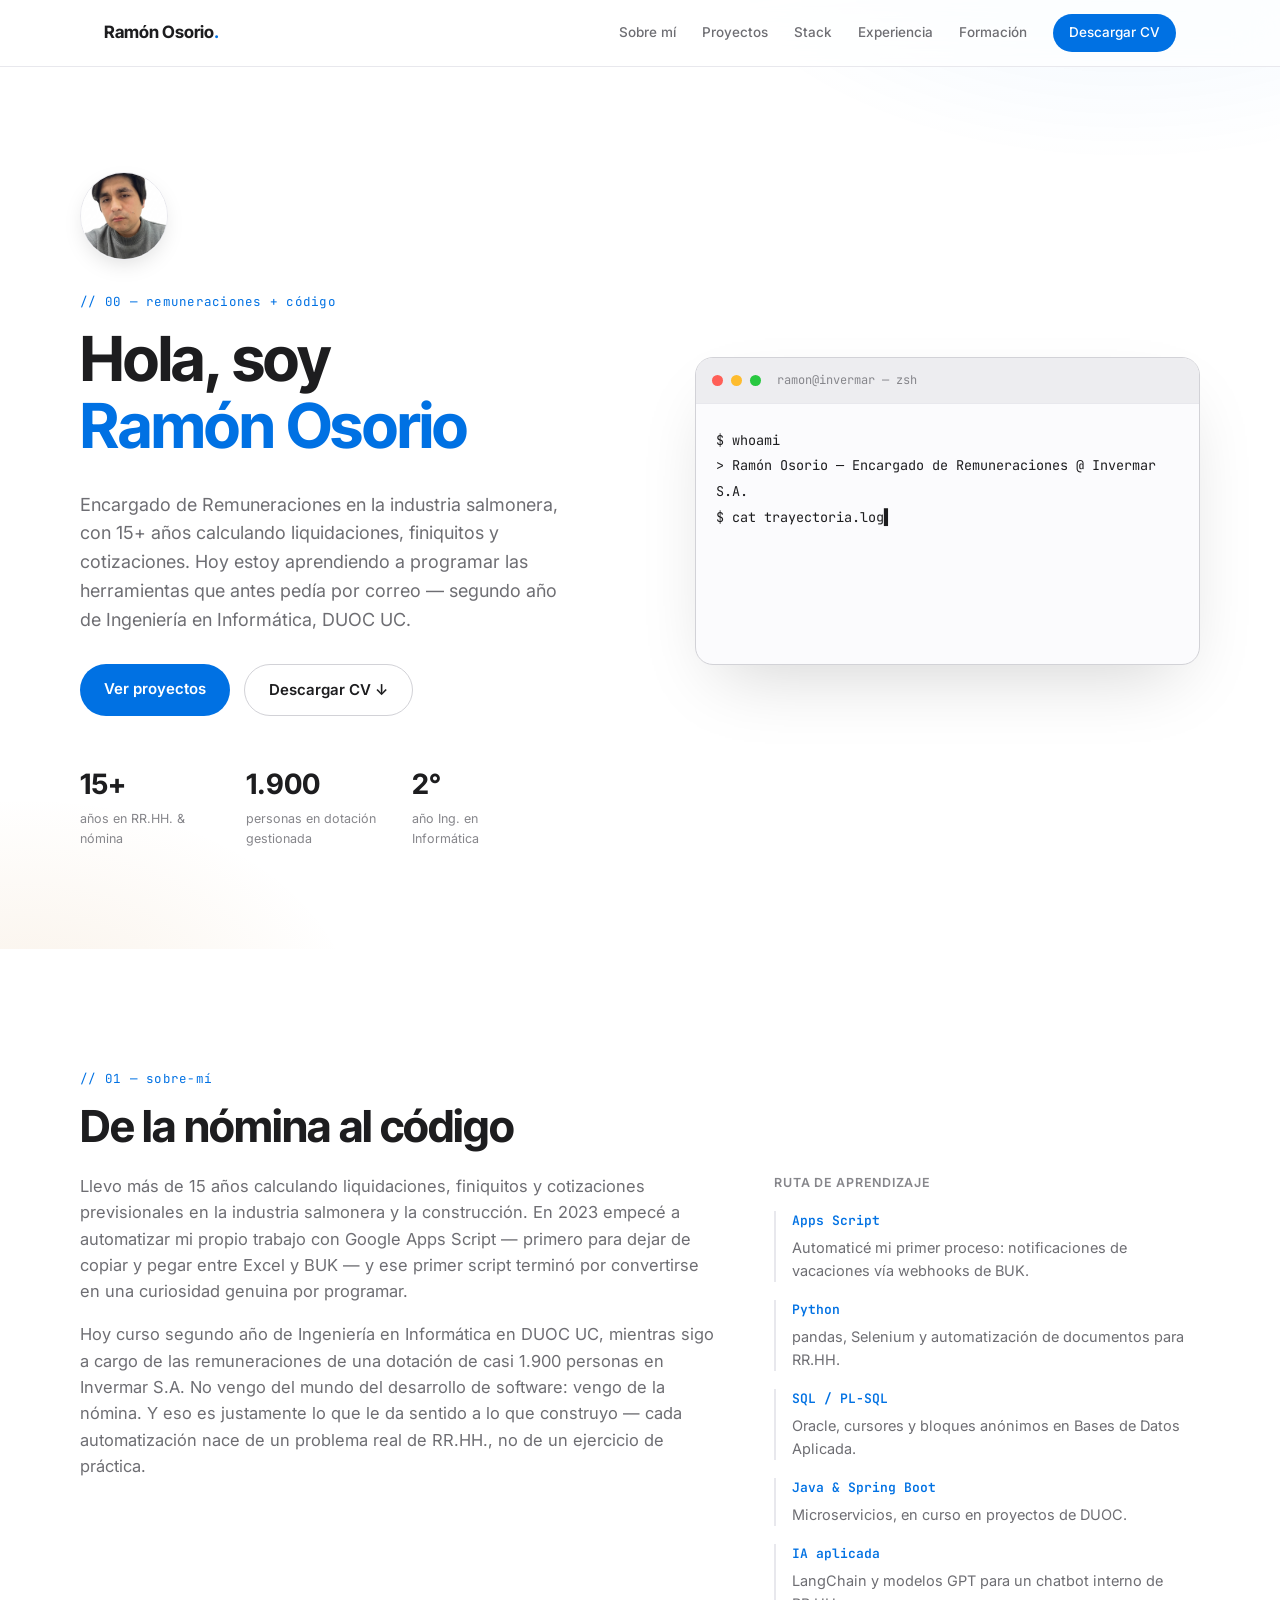
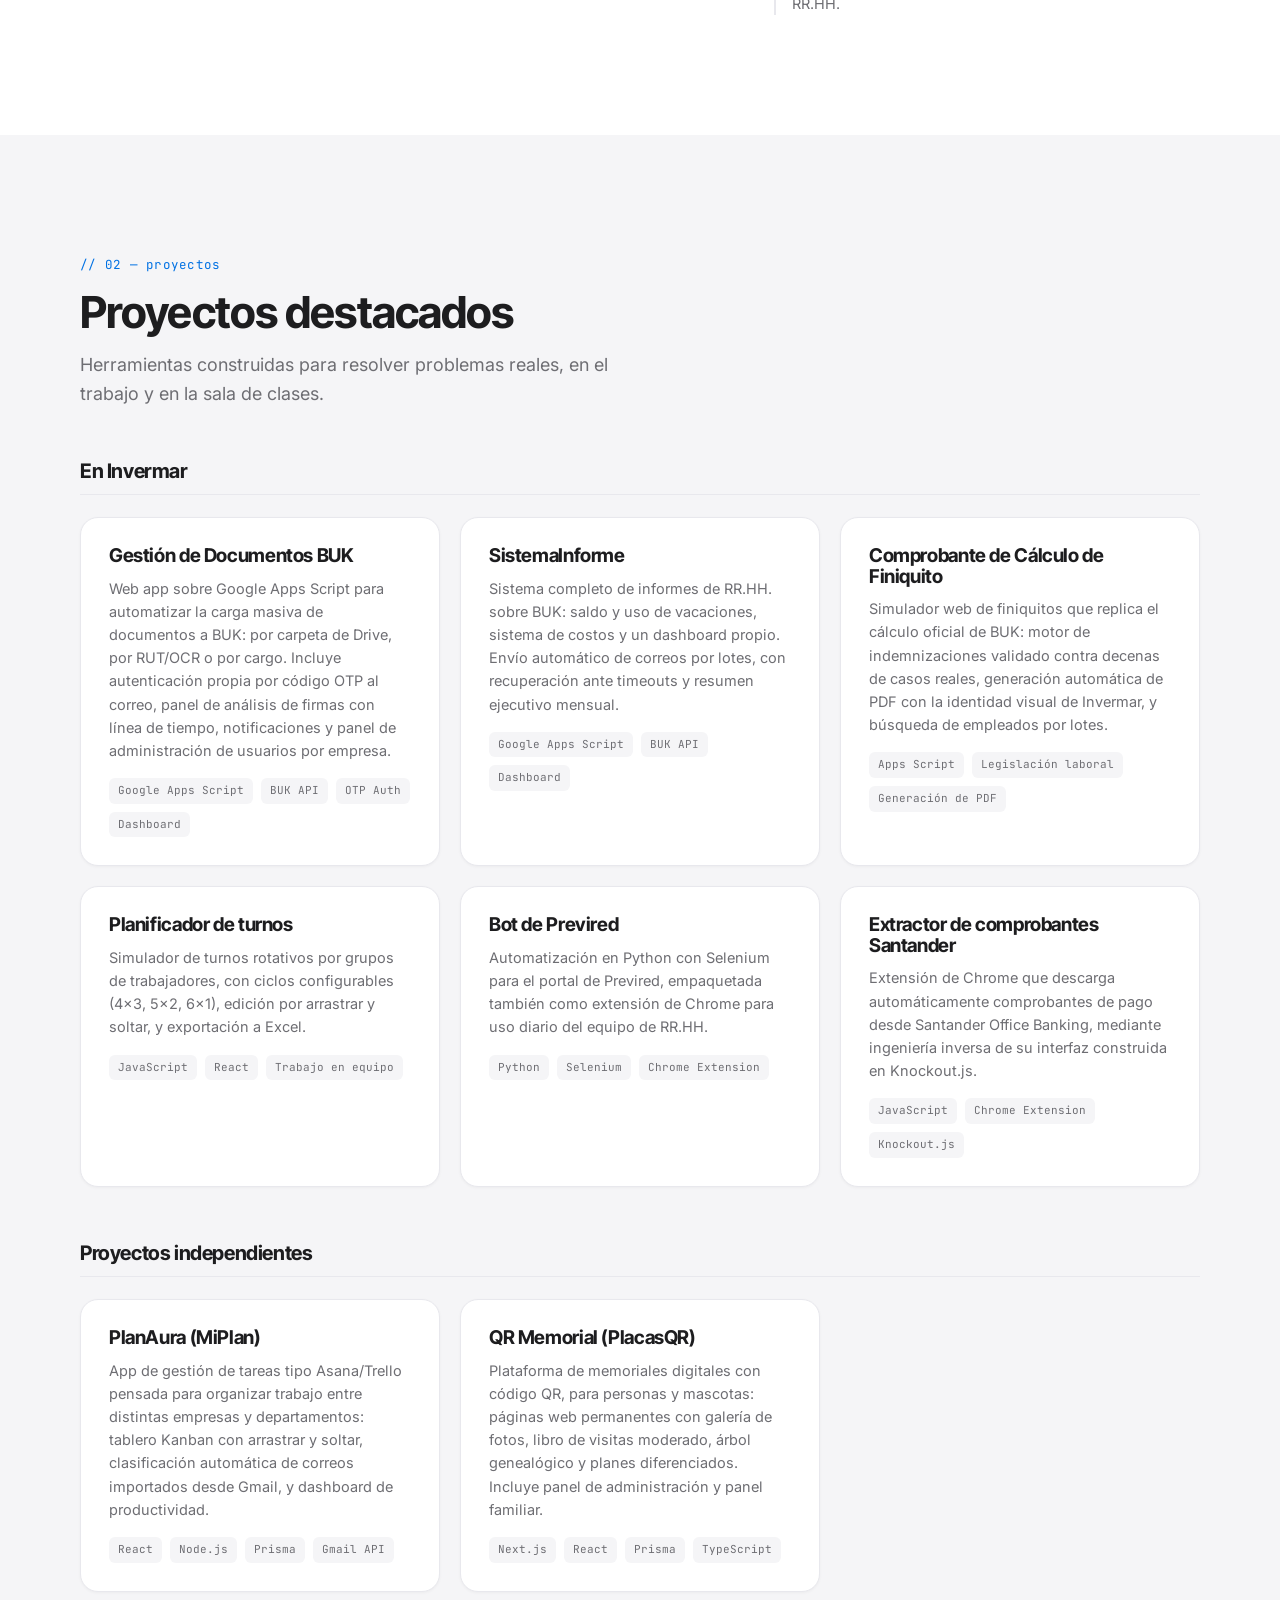
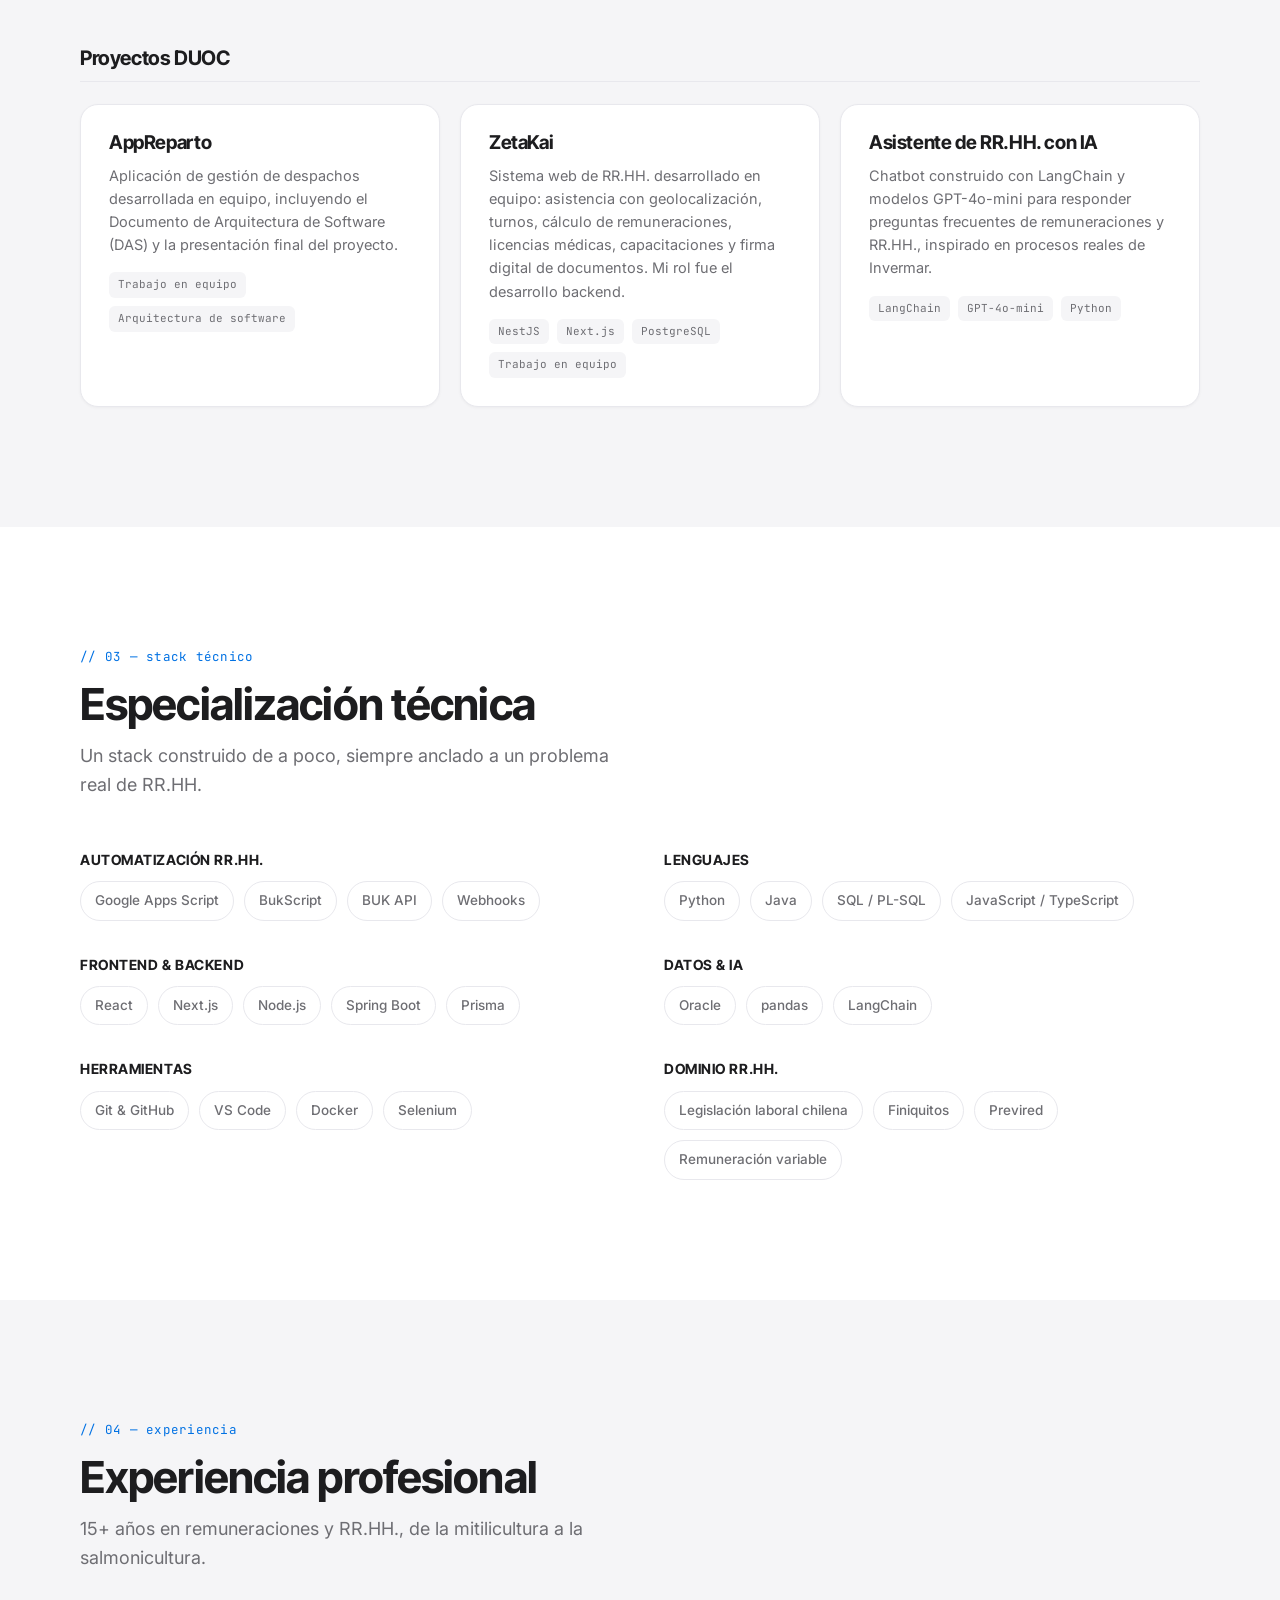
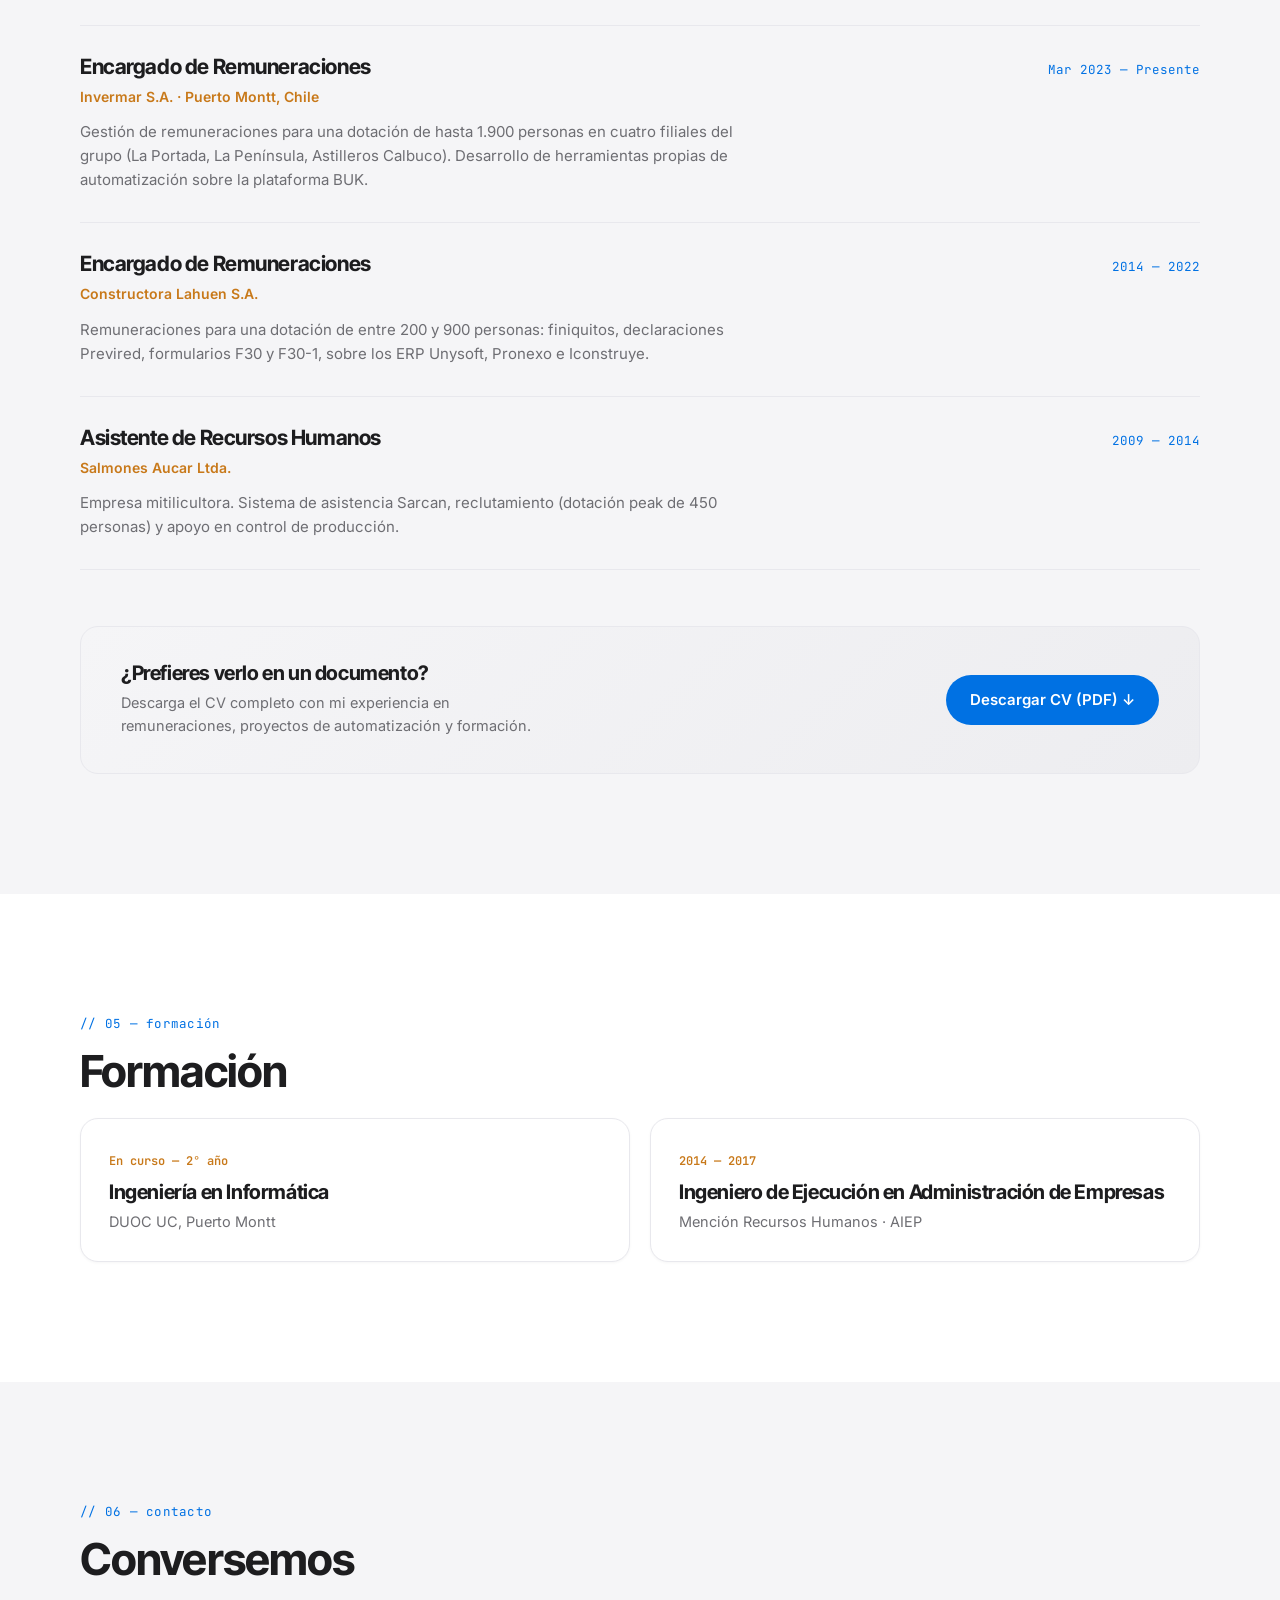
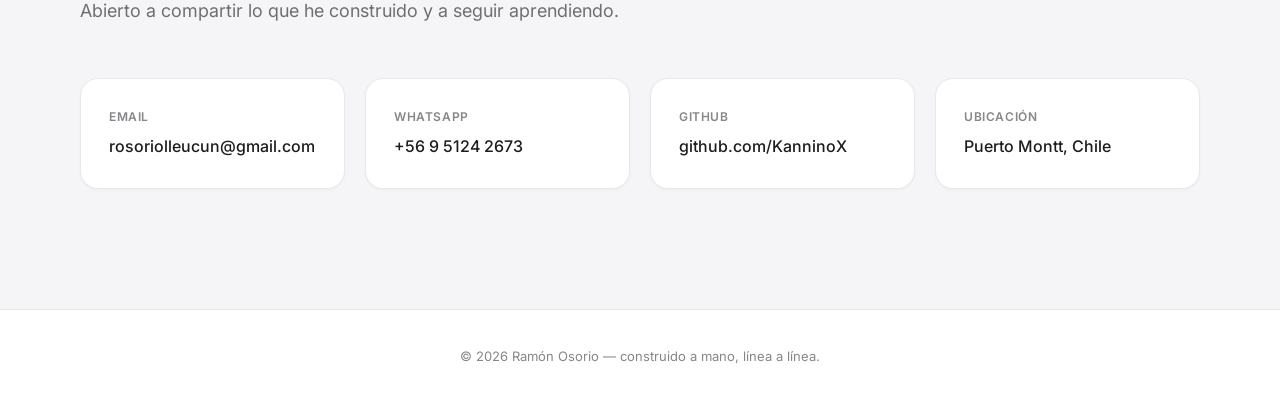
<file: docs/index.html>
<!DOCTYPE html>
<html lang="es-CL">
<head>
<meta charset="UTF-8">
<meta name="viewport" content="width=device-width, initial-scale=1.0">
<title>Ramón Osorio — Remuneraciones &amp; Desarrollo</title>
<meta name="description" content="Ramón Osorio: Encargado de Remuneraciones en la industria salmonera y estudiante de Ingeniería en Informática. Automatización de procesos de RR.HH. con Apps Script, Python y SQL.">
<link rel="icon" href="data:image/svg+xml,%3Csvg xmlns='http://www.w3.org/2000/svg' viewBox='0 0 100 100'%3E%3Crect width='100' height='100' rx='22' fill='%23F5F5F7'/%3E%3Ctext x='50' y='68' font-size='56' font-family='monospace' fill='%230071E3' text-anchor='middle'%3E%3E_%3C/text%3E%3C/svg%3E">
<link rel="preconnect" href="https://fonts.googleapis.com">
<link rel="preconnect" href="https://fonts.gstatic.com" crossorigin>
<link href="https://fonts.googleapis.com/css2?family=Inter+Tight:wght@500;600;700;800&family=Inter:wght@400;500;600&family=JetBrains+Mono:wght@400;500;600&display=swap" rel="stylesheet">
<link rel="stylesheet" href="css/styles.css">
</head>
<body>

<a href="#contenido" class="skip-link">Saltar al contenido principal</a>

<header class="nav" id="nav">
  <div class="nav-inner">
    <a href="#inicio" class="nav-brand">Ramón Osorio<span class="nav-brand-dot">.</span></a>
    <button class="nav-toggle" id="navToggle" aria-label="Abrir menú" aria-expanded="false">
      <span></span><span></span><span></span>
    </button>
    <nav class="nav-links" id="navLinks">
      <a href="#sobre-mi">Sobre mí</a>
      <a href="#proyectos">Proyectos</a>
      <a href="#stack">Stack</a>
      <a href="#experiencia">Experiencia</a>
      <a href="#formacion">Formación</a>
      <a href="assets/cv/cv-ramon-osorio.pdf" download class="nav-cta">Descargar CV</a>
    </nav>
  </div>
</header>

<main id="contenido">

  <!-- HERO -->
  <section class="hero" id="inicio">
    <div class="hero-inner">
      <div class="hero-text">
        <img src="assets/img/ramon-osorio.jpg" alt="Ramón Osorio" class="hero-avatar reveal">
        <p class="eyebrow">// 00 — remuneraciones + código</p>
        <h1>Hola, soy<br><span class="hero-name">Ramón Osorio</span></h1>
        <p class="hero-sub">
          Encargado de Remuneraciones en la industria salmonera, con 15+ años calculando liquidaciones,
          finiquitos y cotizaciones. Hoy estoy aprendiendo a programar las herramientas que antes pedía
          por correo — segundo año de Ingeniería en Informática, DUOC UC.
        </p>
        <div class="hero-actions">
          <a href="#proyectos" class="btn btn-primary">Ver proyectos</a>
          <a href="assets/cv/cv-ramon-osorio.pdf" download class="btn btn-ghost">Descargar CV ↓</a>
        </div>
        <div class="hero-stats">
          <div class="stat"><span class="stat-num">15+</span><span class="stat-label">años en RR.HH. &amp; nómina</span></div>
          <div class="stat"><span class="stat-num">1.900</span><span class="stat-label">personas en dotación gestionada</span></div>
          <div class="stat"><span class="stat-num">2°</span><span class="stat-label">año Ing. en Informática</span></div>
        </div>
      </div>

      <div class="hero-terminal" aria-hidden="false">
        <div class="terminal-window">
          <div class="terminal-bar">
            <span class="dot dot-r"></span><span class="dot dot-y"></span><span class="dot dot-g"></span>
            <span class="terminal-title">ramon@invermar — zsh</span>
          </div>
          <pre class="terminal-body" id="terminalBody" aria-live="polite"></pre>
        </div>
      </div>
    </div>
  </section>

  <!-- SOBRE MI -->
  <section class="section" id="sobre-mi">
    <div class="section-inner">
      <p class="eyebrow">// 01 — sobre-mí</p>
      <h2 class="section-title">De la nómina al código</h2>

      <div class="about-grid">
        <div class="about-text reveal">
          <p>
            Llevo más de 15 años calculando liquidaciones, finiquitos y cotizaciones previsionales en la
            industria salmonera y la construcción. En 2023 empecé a automatizar mi propio trabajo con
            Google Apps Script — primero para dejar de copiar y pegar entre Excel y BUK — y ese primer
            script terminó por convertirse en una curiosidad genuina por programar.
          </p>
          <p>
            Hoy curso segundo año de Ingeniería en Informática en DUOC UC, mientras sigo a cargo de las
            remuneraciones de una dotación de casi 1.900 personas en Invermar S.A. No vengo del mundo del
            desarrollo de software: vengo de la nómina. Y eso es justamente lo que le da sentido a lo que
            construyo — cada automatización nace de un problema real de RR.HH., no de un ejercicio de práctica.
          </p>
        </div>

        <div class="about-path reveal">
          <p class="path-label">Ruta de aprendizaje</p>
          <ol class="path-list">
            <li>
              <span class="path-tag">Apps Script</span>
              <p>Automaticé mi primer proceso: notificaciones de vacaciones vía webhooks de BUK.</p>
            </li>
            <li>
              <span class="path-tag">Python</span>
              <p>pandas, Selenium y automatización de documentos para RR.HH.</p>
            </li>
            <li>
              <span class="path-tag">SQL / PL-SQL</span>
              <p>Oracle, cursores y bloques anónimos en Bases de Datos Aplicada.</p>
            </li>
            <li>
              <span class="path-tag">Java &amp; Spring Boot</span>
              <p>Microservicios, en curso en proyectos de DUOC.</p>
            </li>
            <li>
              <span class="path-tag">IA aplicada</span>
              <p>LangChain y modelos GPT para un chatbot interno de RR.HH.</p>
            </li>
          </ol>
        </div>
      </div>
    </div>
  </section>

  <!-- PROYECTOS -->
  <section class="section section-alt" id="proyectos">
    <div class="section-inner">
      <p class="eyebrow">// 02 — proyectos</p>
      <h2 class="section-title">Proyectos destacados</h2>
      <p class="section-sub">Herramientas construidas para resolver problemas reales, en el trabajo y en la sala de clases.</p>

      <h3 class="subsection-title">En Invermar</h3>
      <div class="project-grid">

        <article class="project-card reveal">
          <h3>Gestión de Documentos BUK</h3>
          <p>Web app sobre Google Apps Script para automatizar la carga masiva de documentos a BUK: por
             carpeta de Drive, por RUT/OCR o por cargo. Incluye autenticación propia por código OTP al
             correo, panel de análisis de firmas con línea de tiempo, notificaciones y panel de administración
             de usuarios por empresa.</p>
          <div class="tags">
            <span>Google Apps Script</span><span>BUK API</span><span>OTP Auth</span><span>Dashboard</span>
          </div>
        </article>

        <article class="project-card reveal">
          <h3>SistemaInforme</h3>
          <p>Sistema completo de informes de RR.HH. sobre BUK: saldo y uso de vacaciones, sistema de costos
             y un dashboard propio. Envío automático de correos por lotes, con recuperación ante timeouts
             y resumen ejecutivo mensual.</p>
          <div class="tags">
            <span>Google Apps Script</span><span>BUK API</span><span>Dashboard</span>
          </div>
        </article>

        <article class="project-card reveal">
          <h3>Comprobante de Cálculo de Finiquito</h3>
          <p>Simulador web de finiquitos que replica el cálculo oficial de BUK: motor de indemnizaciones
             validado contra decenas de casos reales, generación automática de PDF con la identidad visual
             de Invermar, y búsqueda de empleados por lotes.</p>
          <div class="tags">
            <span>Apps Script</span><span>Legislación laboral</span><span>Generación de PDF</span>
          </div>
        </article>

        <article class="project-card reveal">
          <h3>Planificador de turnos</h3>
          <p>Simulador de turnos rotativos por grupos de trabajadores, con ciclos configurables (4x3, 5x2,
             6x1), edición por arrastrar y soltar, y exportación a Excel.</p>
          <div class="tags">
            <span>JavaScript</span><span>React</span><span>Trabajo en equipo</span>
          </div>
        </article>

        <article class="project-card reveal">
          <h3>Bot de Previred</h3>
          <p>Automatización en Python con Selenium para el portal de Previred, empaquetada también como
             extensión de Chrome para uso diario del equipo de RR.HH.</p>
          <div class="tags">
            <span>Python</span><span>Selenium</span><span>Chrome Extension</span>
          </div>
        </article>

        <article class="project-card reveal">
          <h3>Extractor de comprobantes Santander</h3>
          <p>Extensión de Chrome que descarga automáticamente comprobantes de pago desde Santander Office
             Banking, mediante ingeniería inversa de su interfaz construida en Knockout.js.</p>
          <div class="tags">
            <span>JavaScript</span><span>Chrome Extension</span><span>Knockout.js</span>
          </div>
        </article>

      </div>

      <h3 class="subsection-title subsection-title-spaced">Proyectos independientes</h3>
      <div class="project-grid">

        <article class="project-card reveal">
          <h3>PlanAura (MiPlan)</h3>
          <p>App de gestión de tareas tipo Asana/Trello pensada para organizar trabajo entre distintas
             empresas y departamentos: tablero Kanban con arrastrar y soltar, clasificación automática de
             correos importados desde Gmail, y dashboard de productividad.</p>
          <div class="tags">
            <span>React</span><span>Node.js</span><span>Prisma</span><span>Gmail API</span>
          </div>
        </article>

        <article class="project-card reveal">
          <h3>QR Memorial (PlacasQR)</h3>
          <p>Plataforma de memoriales digitales con código QR, para personas y mascotas: páginas web
             permanentes con galería de fotos, libro de visitas moderado, árbol genealógico y planes
             diferenciados. Incluye panel de administración y panel familiar.</p>
          <div class="tags">
            <span>Next.js</span><span>React</span><span>Prisma</span><span>TypeScript</span>
          </div>
        </article>

      </div>

      <h3 class="subsection-title subsection-title-spaced">Proyectos DUOC</h3>
      <div class="project-grid">

        <article class="project-card reveal">
          <h3>AppReparto</h3>
          <p>Aplicación de gestión de despachos desarrollada en equipo, incluyendo el Documento de
             Arquitectura de Software (DAS) y la presentación final del proyecto.</p>
          <div class="tags">
            <span>Trabajo en equipo</span><span>Arquitectura de software</span>
          </div>
        </article>

        <article class="project-card reveal">
          <h3>ZetaKai</h3>
          <p>Sistema web de RR.HH. desarrollado en equipo: asistencia con geolocalización, turnos,
             cálculo de remuneraciones, licencias médicas, capacitaciones y firma digital de documentos.
             Mi rol fue el desarrollo backend.</p>
          <div class="tags">
            <span>NestJS</span><span>Next.js</span><span>PostgreSQL</span><span>Trabajo en equipo</span>
          </div>
        </article>

        <article class="project-card reveal">
          <h3>Asistente de RR.HH. con IA</h3>
          <p>Chatbot construido con LangChain y modelos GPT-4o-mini para responder preguntas frecuentes de
             remuneraciones y RR.HH., inspirado en procesos reales de Invermar.</p>
          <div class="tags">
            <span>LangChain</span><span>GPT-4o-mini</span><span>Python</span>
          </div>
        </article>

      </div>
    </div>
  </section>

  <!-- STACK -->
  <section class="section" id="stack">
    <div class="section-inner">
      <p class="eyebrow">// 03 — stack técnico</p>
      <h2 class="section-title">Especialización técnica</h2>
      <p class="section-sub">Un stack construido de a poco, siempre anclado a un problema real de RR.HH.</p>

      <div class="stack-grid">
        <div class="stack-group reveal">
          <h3>Automatización RR.HH.</h3>
          <div class="chip-row">
            <span class="chip">Google Apps Script</span><span class="chip">BukScript</span>
            <span class="chip">BUK API</span><span class="chip">Webhooks</span>
          </div>
        </div>
        <div class="stack-group reveal">
          <h3>Lenguajes</h3>
          <div class="chip-row">
            <span class="chip">Python</span><span class="chip">Java</span>
            <span class="chip">SQL / PL-SQL</span><span class="chip">JavaScript / TypeScript</span>
          </div>
        </div>
        <div class="stack-group reveal">
          <h3>Frontend &amp; Backend</h3>
          <div class="chip-row">
            <span class="chip">React</span><span class="chip">Next.js</span>
            <span class="chip">Node.js</span><span class="chip">Spring Boot</span><span class="chip">Prisma</span>
          </div>
        </div>
        <div class="stack-group reveal">
          <h3>Datos &amp; IA</h3>
          <div class="chip-row">
            <span class="chip">Oracle</span><span class="chip">pandas</span><span class="chip">LangChain</span>
          </div>
        </div>
        <div class="stack-group reveal">
          <h3>Herramientas</h3>
          <div class="chip-row">
            <span class="chip">Git &amp; GitHub</span><span class="chip">VS Code</span>
            <span class="chip">Docker</span><span class="chip">Selenium</span>
          </div>
        </div>
        <div class="stack-group reveal">
          <h3>Dominio RR.HH.</h3>
          <div class="chip-row">
            <span class="chip">Legislación laboral chilena</span><span class="chip">Finiquitos</span>
            <span class="chip">Previred</span><span class="chip">Remuneración variable</span>
          </div>
        </div>
      </div>
    </div>
  </section>

  <!-- EXPERIENCIA -->
  <section class="section section-alt" id="experiencia">
    <div class="section-inner">
      <p class="eyebrow">// 04 — experiencia</p>
      <h2 class="section-title">Experiencia profesional</h2>
      <p class="section-sub">15+ años en remuneraciones y RR.HH., de la mitilicultura a la salmonicultura.</p>

      <div class="timeline">
        <div class="timeline-item reveal">
          <div class="timeline-head">
            <h3>Encargado de Remuneraciones</h3>
            <span class="timeline-date">Mar 2023 — Presente</span>
          </div>
          <p class="timeline-company">Invermar S.A. · Puerto Montt, Chile</p>
          <p>Gestión de remuneraciones para una dotación de hasta 1.900 personas en cuatro filiales del
             grupo (La Portada, La Península, Astilleros Calbuco). Desarrollo de herramientas propias de
             automatización sobre la plataforma BUK.</p>
        </div>

        <div class="timeline-item reveal">
          <div class="timeline-head">
            <h3>Encargado de Remuneraciones</h3>
            <span class="timeline-date">2014 — 2022</span>
          </div>
          <p class="timeline-company">Constructora Lahuen S.A.</p>
          <p>Remuneraciones para una dotación de entre 200 y 900 personas: finiquitos, declaraciones
             Previred, formularios F30 y F30-1, sobre los ERP Unysoft, Pronexo e Iconstruye.</p>
        </div>

        <div class="timeline-item reveal">
          <div class="timeline-head">
            <h3>Asistente de Recursos Humanos</h3>
            <span class="timeline-date">2009 — 2014</span>
          </div>
          <p class="timeline-company">Salmones Aucar Ltda.</p>
          <p>Empresa mitilicultora. Sistema de asistencia Sarcan, reclutamiento (dotación peak de 450
             personas) y apoyo en control de producción.</p>
        </div>
      </div>

      <div class="cv-callout reveal">
        <div class="cv-callout-text">
          <h3>¿Prefieres verlo en un documento?</h3>
          <p>Descarga el CV completo con mi experiencia en remuneraciones, proyectos de automatización y formación.</p>
        </div>
        <a href="assets/cv/cv-ramon-osorio.pdf" download class="btn btn-primary">Descargar CV (PDF) ↓</a>
      </div>
    </div>
  </section>

  <!-- FORMACION -->
  <section class="section" id="formacion">
    <div class="section-inner">
      <p class="eyebrow">// 05 — formación</p>
      <h2 class="section-title">Formación</h2>

      <div class="edu-grid">
        <div class="edu-card reveal">
          <span class="edu-status">En curso — 2° año</span>
          <h3>Ingeniería en Informática</h3>
          <p>DUOC UC, Puerto Montt</p>
        </div>
        <div class="edu-card reveal">
          <span class="edu-status">2014 — 2017</span>
          <h3>Ingeniero de Ejecución en Administración de Empresas</h3>
          <p>Mención Recursos Humanos · AIEP</p>
        </div>
      </div>
    </div>
  </section>

  <!-- CONTACTO -->
  <section class="section section-alt" id="contacto">
    <div class="section-inner">
      <p class="eyebrow">// 06 — contacto</p>
      <h2 class="section-title">Conversemos</h2>
      <p class="section-sub">Abierto a compartir lo que he construido y a seguir aprendiendo.</p>

      <div class="contact-grid">
        <a class="contact-card reveal" href="mailto:rosoriolleucun@gmail.com">
          <span class="contact-label">Email</span>
          <span class="contact-value">rosoriolleucun@gmail.com</span>
        </a>
        <a class="contact-card reveal" href="https://wa.me/56951242673" target="_blank" rel="noopener">
          <span class="contact-label">WhatsApp</span>
          <span class="contact-value">+56 9 5124 2673</span>
        </a>
        <a class="contact-card reveal" href="https://github.com/KanninoX" target="_blank" rel="noopener">
          <span class="contact-label">GitHub</span>
          <span class="contact-value">github.com/KanninoX</span>
        </a>
        <div class="contact-card reveal">
          <span class="contact-label">Ubicación</span>
          <span class="contact-value">Puerto Montt, Chile</span>
        </div>
      </div>
    </div>
  </section>

</main>

<footer class="footer">
  <p>© <span id="year"></span> Ramón Osorio — construido a mano, línea a línea.</p>
</footer>

<script src="js/script.js"></script>
</body>
</html>
</file>
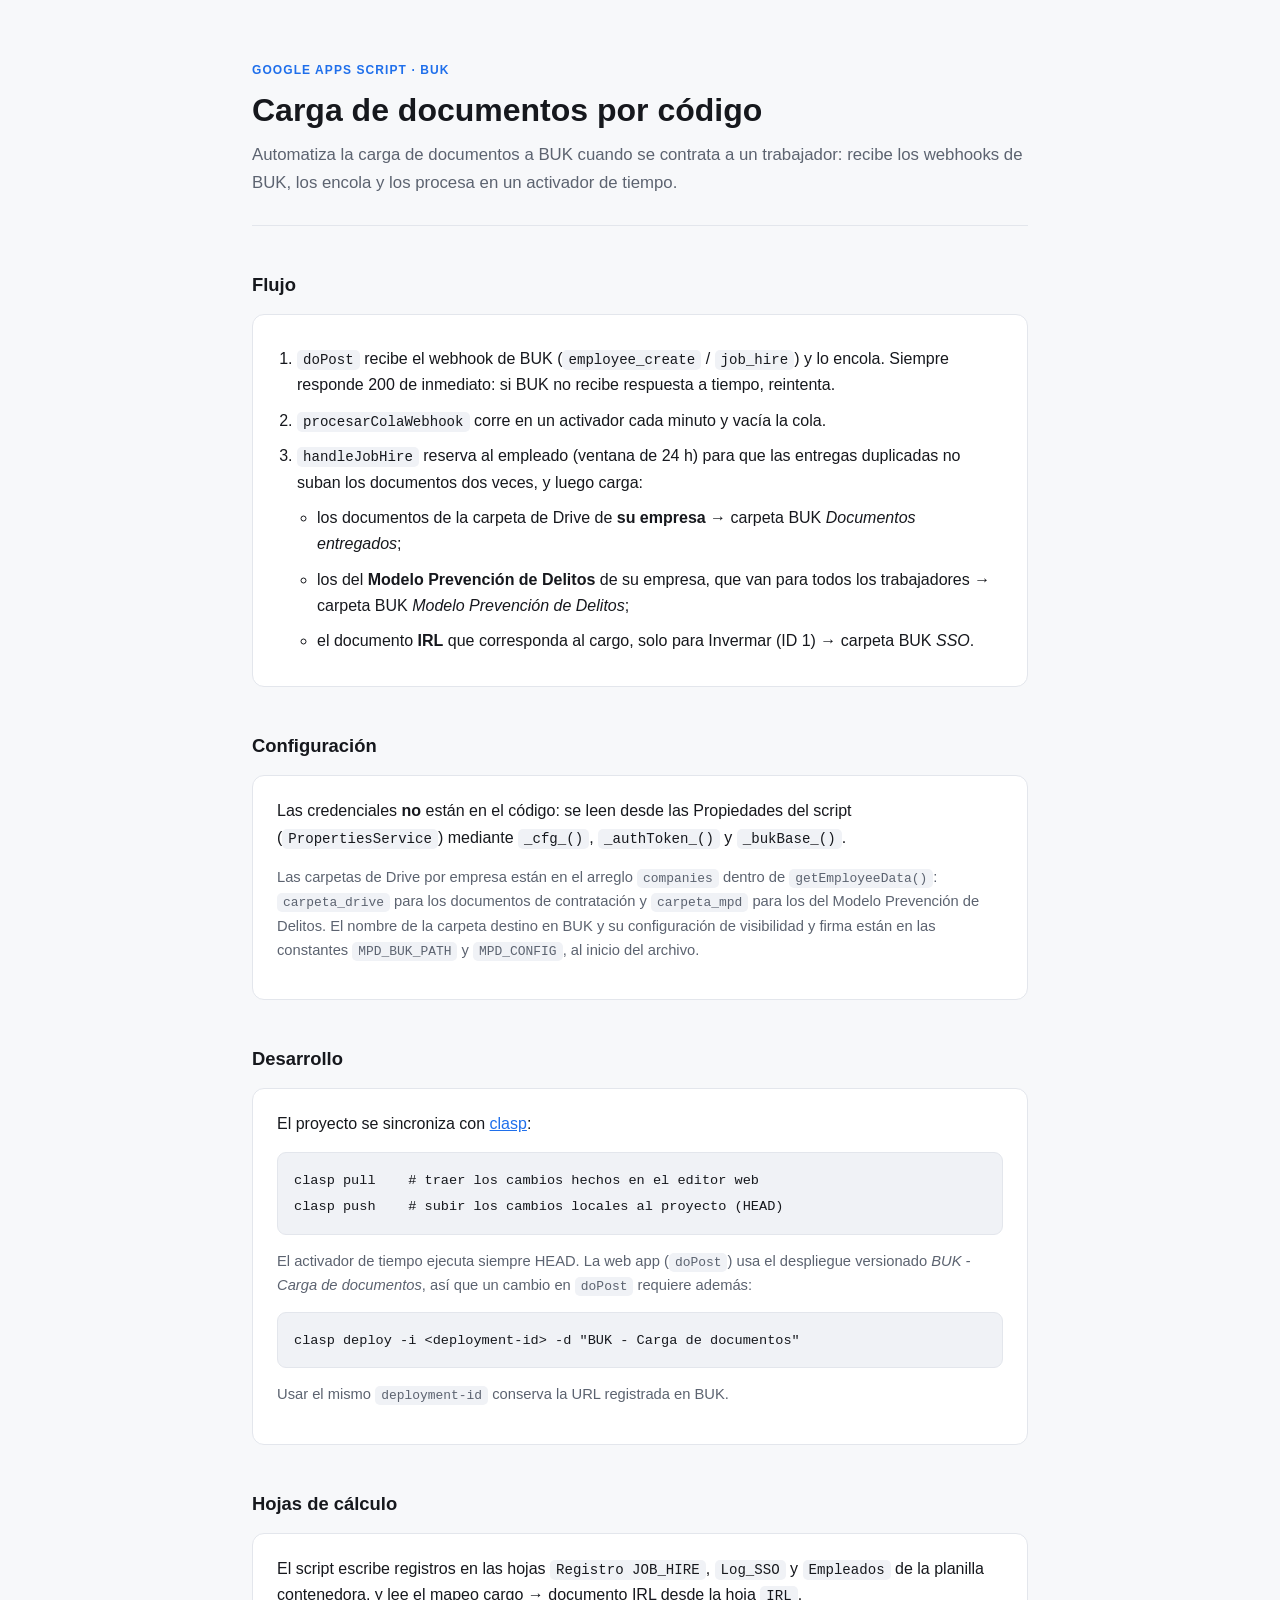
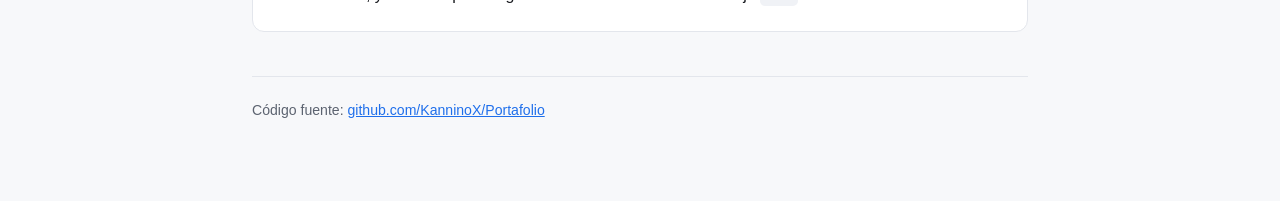
<file: site/index.html>
<!doctype html>
<html lang="es">
<head>
<meta charset="utf-8">
<meta name="viewport" content="width=device-width, initial-scale=1">
<title>Carga de documentos por código — BUK</title>
<style>
  :root{
    --bg:#f7f8fa; --panel:#ffffff; --ink:#16181d; --muted:#5c6370;
    --line:#e3e6ec; --accent:#1f6feb; --code-bg:#f0f2f6;
  }
  @media (prefers-color-scheme: dark){
    :root{ --bg:#0f1116; --panel:#161922; --ink:#e8eaee; --muted:#9aa2b1;
           --line:#262b36; --accent:#6ea8ff; --code-bg:#1d2029; }
  }
  *{box-sizing:border-box}
  body{margin:0;background:var(--bg);color:var(--ink);
       font:16px/1.65 -apple-system,BlinkMacSystemFont,"Segoe UI",Roboto,Helvetica,Arial,sans-serif}
  .wrap{max-width:820px;margin:0 auto;padding:56px 22px 80px}
  header{border-bottom:1px solid var(--line);padding-bottom:28px;margin-bottom:36px}
  .tag{display:inline-block;font-size:12px;letter-spacing:.09em;text-transform:uppercase;
       color:var(--accent);font-weight:650;margin-bottom:10px}
  h1{font-size:2rem;line-height:1.2;margin:0 0 12px}
  .lead{color:var(--muted);margin:0;font-size:1.05rem}
  h2{font-size:1.15rem;margin:38px 0 14px;padding-top:6px}
  section{background:var(--panel);border:1px solid var(--line);border-radius:12px;
          padding:22px 24px;margin-bottom:20px}
  ol,ul{padding-left:20px;margin:0}
  li{margin:9px 0}
  li strong{font-weight:650}
  code{background:var(--code-bg);border-radius:5px;padding:2px 6px;font-size:.88em;
       font-family:ui-monospace,SFMono-Regular,Menlo,Consolas,monospace}
  pre{background:var(--code-bg);border:1px solid var(--line);border-radius:9px;
      padding:14px 16px;overflow-x:auto;margin:14px 0 0}
  pre code{background:none;padding:0;font-size:.85rem}
  a{color:var(--accent)}
  .flow-note{color:var(--muted);font-size:.92rem;margin-top:14px}
  footer{margin-top:44px;padding-top:22px;border-top:1px solid var(--line);
         color:var(--muted);font-size:.88rem}
</style>
</head>
<body>
<div class="wrap">

<header>
  <div class="tag">Google Apps Script · BUK</div>
  <h1>Carga de documentos por código</h1>
  <p class="lead">Automatiza la carga de documentos a BUK cuando se contrata a un
  trabajador: recibe los webhooks de BUK, los encola y los procesa en un activador de tiempo.</p>
</header>

<h2>Flujo</h2>
<section>
  <ol>
    <li><code>doPost</code> recibe el webhook de BUK (<code>employee_create</code> /
    <code>job_hire</code>) y lo encola. Siempre responde 200 de inmediato: si BUK no
    recibe respuesta a tiempo, reintenta.</li>
    <li><code>procesarColaWebhook</code> corre en un activador cada minuto y vacía la cola.</li>
    <li><code>handleJobHire</code> reserva al empleado (ventana de 24 h) para que las
    entregas duplicadas no suban los documentos dos veces, y luego carga:
      <ul>
        <li>los documentos de la carpeta de Drive de <strong>su empresa</strong> →
        carpeta BUK <em>Documentos entregados</em>;</li>
        <li>los del <strong>Modelo Prevención de Delitos</strong> de su empresa, que van
        para todos los trabajadores → carpeta BUK <em>Modelo Prevención de Delitos</em>;</li>
        <li>el documento <strong>IRL</strong> que corresponda al cargo, solo para
        Invermar (ID 1) → carpeta BUK <em>SSO</em>.</li>
      </ul>
    </li>
  </ol>
</section>

<h2>Configuración</h2>
<section>
  <p style="margin:0">Las credenciales <strong>no</strong> están en el código: se leen desde
  las Propiedades del script (<code>PropertiesService</code>) mediante <code>_cfg_()</code>,
  <code>_authToken_()</code> y <code>_bukBase_()</code>.</p>
  <p class="flow-note">Las carpetas de Drive por empresa están en el arreglo
  <code>companies</code> dentro de <code>getEmployeeData()</code>: <code>carpeta_drive</code>
  para los documentos de contratación y <code>carpeta_mpd</code> para los del Modelo
  Prevención de Delitos. El nombre de la carpeta destino en BUK y su configuración de
  visibilidad y firma están en las constantes <code>MPD_BUK_PATH</code> y
  <code>MPD_CONFIG</code>, al inicio del archivo.</p>
</section>

<h2>Desarrollo</h2>
<section>
  <p style="margin:0">El proyecto se sincroniza con
  <a href="https://github.com/google/clasp">clasp</a>:</p>
<pre><code>clasp pull    # traer los cambios hechos en el editor web
clasp push    # subir los cambios locales al proyecto (HEAD)</code></pre>
  <p class="flow-note">El activador de tiempo ejecuta siempre HEAD. La web app
  (<code>doPost</code>) usa el despliegue versionado <em>BUK - Carga de documentos</em>,
  así que un cambio en <code>doPost</code> requiere además:</p>
<pre><code>clasp deploy -i &lt;deployment-id&gt; -d "BUK - Carga de documentos"</code></pre>
  <p class="flow-note">Usar el mismo <code>deployment-id</code> conserva la URL registrada en BUK.</p>
</section>

<h2>Hojas de cálculo</h2>
<section>
  <p style="margin:0">El script escribe registros en las hojas <code>Registro JOB_HIRE</code>,
  <code>Log_SSO</code> y <code>Empleados</code> de la planilla contenedora, y lee el mapeo
  cargo → documento IRL desde la hoja <code>IRL</code>.</p>
</section>

<footer>
  Código fuente: <a href="https://github.com/KanninoX/Portafolio">github.com/KanninoX/Portafolio</a>
</footer>

</div>
</body>
</html>
</file>
<file: docs/css/styles.css>
/* ===================================================================
   Tokens — estetica Apple / macOS, tonos claros
   =================================================================== */
:root{
  --bg:            #FFFFFF;
  --bg-alt:        #F5F5F7;
  --surface:       #FFFFFF;
  --surface-2:     #FBFBFD;
  --line:          #D2D2D7;
  --line-soft:     #E8E8ED;

  --text:          #1D1D1F;
  --text-muted:    #6E6E73;
  --text-faint:    #86868B;

  --blue:          #0071E3;
  --blue-soft:     rgba(0,113,227,0.08);
  --amber:         #C8791A;
  --amber-soft:    rgba(200,121,26,0.10);

  --font-display: 'Inter Tight', 'Inter', -apple-system, BlinkMacSystemFont, sans-serif;
  --font-mono:    'JetBrains Mono', ui-monospace, SFMono-Regular, Menlo, monospace;
  --font-body:    'Inter', -apple-system, BlinkMacSystemFont, sans-serif;

  --max-w: 1120px;
  --radius: 18px;
  --radius-sm: 12px;
}

*,*::before,*::after{ box-sizing:border-box; }
html{ scroll-behavior:smooth; }
@media (prefers-reduced-motion: reduce){
  html{ scroll-behavior:auto; }
  *,*::before,*::after{ animation-duration:0.001ms !important; animation-iteration-count:1 !important; transition-duration:0.001ms !important; }
}

body{
  margin:0;
  background:var(--bg);
  color:var(--text);
  font-family:var(--font-body);
  font-size:16px;
  line-height:1.6;
  -webkit-font-smoothing:antialiased;
}

h1,h2,h3,h4{
  font-family:var(--font-display);
  font-weight:700;
  line-height:1.08;
  letter-spacing:-0.02em;
  margin:0 0 0.5em;
  color:var(--text);
}

p{ margin:0 0 1em; color:var(--text-muted); }
a{ color:inherit; text-decoration:none; }

.skip-link{
  position:absolute; left:-999px; top:0;
  background:var(--blue); color:#fff; padding:10px 16px;
  border-radius:0 0 8px 0; z-index:200; font-size:14px;
}
.skip-link:focus{ left:0; }

::selection{ background:var(--blue-soft); color:var(--blue); }

:focus-visible{
  outline:2px solid var(--blue);
  outline-offset:3px;
  border-radius:4px;
}

.section{ padding:120px 24px; }
.section-alt{ background:var(--bg-alt); }
.section-inner{ max-width:var(--max-w); margin:0 auto; }

.eyebrow{
  font-family:var(--font-mono);
  font-size:12.5px;
  letter-spacing:0.02em;
  color:var(--blue);
  margin:0 0 14px;
}

.section-title{ font-size:clamp(30px,4.2vw,44px); max-width:640px; }
.section-sub{ font-size:18px; max-width:560px; margin-top:-8px; margin-bottom:52px; }

.subsection-title{
  font-size:20px; font-weight:700; margin-bottom:22px;
  padding-bottom:12px; border-bottom:1px solid var(--line-soft);
}
.subsection-title-spaced{ margin-top:56px; }

.reveal{
  opacity:0;
  transform:translateY(18px);
  transition:opacity 0.6s ease, transform 0.6s ease;
}
.reveal.is-visible{ opacity:1; transform:translateY(0); }

.nav{
  position:fixed; top:0; left:0; right:0; z-index:100;
  background:rgba(255,255,255,0.72);
  backdrop-filter:blur(20px) saturate(180%);
  -webkit-backdrop-filter:blur(20px) saturate(180%);
  border-bottom:1px solid var(--line-soft);
}
.nav-inner{
  max-width:var(--max-w); margin:0 auto; padding:14px 24px;
  display:flex; align-items:center; justify-content:space-between;
}
.nav-brand{
  font-family:var(--font-display); font-weight:700; font-size:17px; color:var(--text);
}
.nav-brand-dot{ color:var(--blue); }

.nav-links{ display:flex; align-items:center; gap:26px; }
.nav-links a{
  font-size:13.5px; font-weight:500; color:var(--text-muted);
  transition:color 0.2s ease;
}
.nav-links a:hover{ color:var(--text); }
.nav-cta{
  color:#fff !important;
  background:var(--blue);
  padding:8px 16px;
  border-radius:980px;
}
.nav-cta:hover{ color:#fff !important; opacity:0.88; }

.nav-toggle{
  display:none; flex-direction:column; gap:5px;
  background:none; border:none; cursor:pointer; padding:8px;
}
.nav-toggle span{ width:22px; height:2px; background:var(--text); display:block; border-radius:2px; }

.hero{
  padding:172px 24px 100px;
  position:relative;
  overflow:hidden;
  background:
    radial-gradient(760px 460px at 88% -12%, var(--blue-soft), transparent 60%),
    radial-gradient(560px 380px at 2% 108%, var(--amber-soft), transparent 60%);
}
.hero-inner{
  max-width:var(--max-w); margin:0 auto;
  display:grid; grid-template-columns:1.05fr 0.95fr; gap:56px; align-items:center;
}
.hero-name{ color:var(--blue); }
.hero-avatar{
  width:88px; height:88px; border-radius:50%; object-fit:cover;
  margin-bottom:24px; border:1px solid var(--line-soft);
  box-shadow:0 8px 24px -8px rgba(0,0,0,0.18);
}
.hero h1{ font-size:clamp(40px,5.6vw,62px); }
.hero-sub{ max-width:480px; font-size:18px; color:var(--text-muted); }

.hero-actions{ display:flex; gap:14px; margin:30px 0 46px; flex-wrap:wrap; }

.btn{
  font-size:15px; font-weight:600;
  padding:13px 24px; border-radius:980px; display:inline-block;
  transition:transform 0.2s ease, background 0.2s ease, border-color 0.2s ease, opacity 0.2s ease;
}
.btn-primary{ background:var(--blue); color:#fff; }
.btn-primary:hover{ opacity:0.88; }
.btn-ghost{ border:1px solid var(--line); color:var(--text); background:#fff; }
.btn-ghost:hover{ border-color:var(--blue); color:var(--blue); }

.hero-stats{ display:flex; gap:36px; flex-wrap:wrap; }
.stat{ display:flex; flex-direction:column; }
.stat-num{ font-family:var(--font-display); font-size:28px; font-weight:700; color:var(--text); }
.stat-label{ font-size:12.5px; color:var(--text-faint); max-width:130px; margin-top:2px; }

.terminal-window{
  background:#FBFBFD;
  border:1px solid var(--line);
  border-radius:var(--radius);
  overflow:hidden;
  box-shadow:0 30px 70px -24px rgba(0,0,0,0.18);
}
.terminal-bar{
  display:flex; align-items:center; gap:8px;
  padding:13px 16px; background:#EDEDF0; border-bottom:1px solid var(--line-soft);
}
.dot{ width:11px; height:11px; border-radius:50%; display:inline-block; }
.dot-r{ background:#FF5F57; } .dot-y{ background:#FEBC2E; } .dot-g{ background:#28C840; }
.terminal-title{
  margin-left:8px; font-family:var(--font-mono); font-size:12px; color:var(--text-faint);
}
.terminal-body{
  margin:0; padding:24px 20px 28px;
  font-family:var(--font-mono); font-size:13.5px; line-height:1.9;
  color:#1D1D1F;
  white-space:pre-wrap; word-break:break-word;
  min-height:260px;
}

.about-grid{
  display:grid; grid-template-columns:1.2fr 0.8fr; gap:56px; margin-top:8px;
}
.about-text p{ font-size:16.5px; }

.path-label{
  font-size:12.5px; color:var(--text-faint); font-weight:600;
  text-transform:uppercase; letter-spacing:0.06em; margin-bottom:18px;
}
.path-list{ list-style:none; margin:0; padding:0; display:flex; flex-direction:column; gap:18px; }
.path-list li{
  border-left:2px solid var(--line-soft); padding-left:16px;
}
.path-tag{
  font-family:var(--font-mono); font-size:13px; color:var(--blue); display:block; margin-bottom:4px; font-weight:600;
}
.path-list p{ margin:0; font-size:14.5px; }

.project-grid{
  display:grid; grid-template-columns:repeat(3,1fr); gap:20px;
}
.project-card{
  background:var(--surface);
  border:1px solid var(--line-soft);
  border-radius:var(--radius);
  padding:28px;
  box-shadow:0 1px 3px rgba(0,0,0,0.04);
  transition:transform 0.25s ease, box-shadow 0.25s ease;
}
.project-card:hover{ transform:translateY(-4px); box-shadow:0 20px 40px -20px rgba(0,0,0,0.18); }
.project-card h3{ font-size:19px; margin-bottom:10px; }
.project-card p{ font-size:14.5px; }

.tags{ display:flex; flex-wrap:wrap; gap:8px; margin-top:16px; }
.tags span{
  font-family:var(--font-mono); font-size:11px; color:var(--text-muted);
  background:var(--bg-alt); padding:4px 9px; border-radius:6px;
}

.academic-projects{ margin-top:56px; }
.academic-grid{ display:grid; grid-template-columns:1fr 1fr; gap:20px; }
.academic-item{
  border:1px dashed var(--line); border-radius:var(--radius); padding:22px; background:var(--surface-2);
}
.academic-item h4{ font-size:16px; margin-bottom:8px; }
.academic-item p{ font-size:14px; margin:0; }

.stack-grid{ display:grid; grid-template-columns:1fr 1fr; gap:36px 48px; }
.stack-group h3{
  font-size:14px; color:var(--text);
  text-transform:uppercase; letter-spacing:0.04em; margin-bottom:14px; font-weight:700;
}
.chip-row{ display:flex; flex-wrap:wrap; gap:10px; }
.chip{
  font-size:13.5px; font-weight:500; color:var(--text-muted);
  background:#fff; border:1px solid var(--line-soft);
  padding:8px 14px; border-radius:980px;
}

.timeline{ display:flex; flex-direction:column; gap:0; }
.timeline-item{
  padding:30px 0; border-top:1px solid var(--line-soft);
}
.timeline-item:last-child{ border-bottom:1px solid var(--line-soft); }
.timeline-head{
  display:flex; justify-content:space-between; align-items:baseline; gap:16px; flex-wrap:wrap;
}
.timeline-head h3{ font-size:21px; margin:0; }
.timeline-date{ font-family:var(--font-mono); font-size:12.5px; color:var(--blue); white-space:nowrap; }
.timeline-company{ font-size:14px; font-weight:600; color:var(--amber); margin:6px 0 12px; }
.timeline-item > p:last-child{ font-size:15px; margin-bottom:0; max-width:680px; }

.edu-grid{ display:grid; grid-template-columns:1fr 1fr; gap:20px; }
.edu-card{
  background:var(--surface); border:1px solid var(--line-soft); border-radius:var(--radius); padding:28px;
  box-shadow:0 1px 3px rgba(0,0,0,0.04);
}
.edu-status{
  font-family:var(--font-mono); font-size:12px; color:var(--amber); font-weight:600;
}
.edu-card h3{ font-size:20px; margin:10px 0 6px; }
.edu-card p{ margin:0; font-size:14.5px; }

.cv-callout{
  margin-top:56px;
  background:linear-gradient(135deg, #F5F5F7 0%, #EDEDF0 100%);
  border:1px solid var(--line-soft);
  border-radius:var(--radius);
  padding:36px 40px;
  display:flex; align-items:center; justify-content:space-between; gap:24px; flex-wrap:wrap;
}
.cv-callout-text h3{ font-size:20px; margin:0 0 6px; }
.cv-callout-text p{ margin:0; font-size:14.5px; max-width:420px; }

.contact-grid{ display:grid; grid-template-columns:repeat(4,1fr); gap:20px; }
.contact-card{
  background:var(--surface); border:1px solid var(--line-soft); border-radius:var(--radius);
  padding:28px; display:flex; flex-direction:column; gap:8px;
  box-shadow:0 1px 3px rgba(0,0,0,0.04);
  transition:transform 0.25s ease, box-shadow 0.25s ease;
}
a.contact-card:hover{ transform:translateY(-4px); box-shadow:0 20px 40px -20px rgba(0,0,0,0.18); }
.contact-label{ font-size:12px; color:var(--text-faint); text-transform:uppercase; letter-spacing:0.05em; font-weight:600; }
.contact-value{ font-size:16px; color:var(--text); word-break:break-word; font-weight:500; }

.footer{
  padding:36px 24px; text-align:center;
  border-top:1px solid var(--line-soft);
}
.footer p{
  margin:0; font-size:13px; color:var(--text-faint);
}

@media (max-width: 960px){
  .hero-inner{ grid-template-columns:1fr; }
  .about-grid{ grid-template-columns:1fr; }
  .project-grid{ grid-template-columns:1fr 1fr; }
  .stack-grid{ grid-template-columns:1fr; }
  .contact-grid{ grid-template-columns:1fr 1fr; }
  .academic-grid{ grid-template-columns:1fr; }
}

@media (max-width: 720px){
  .nav-toggle{ display:flex; }
  .nav-links{
    position:absolute; top:100%; left:0; right:0;
    background:#fff; border-bottom:1px solid var(--line-soft);
    flex-direction:column; align-items:flex-start; gap:0;
    max-height:0; overflow:hidden; transition:max-height 0.3s ease;
  }
  .nav-links.is-open{ max-height:420px; }
  .nav-links a{ padding:16px 24px; width:100%; border-top:1px solid var(--line-soft); }
  .nav-cta{ margin:16px 24px; border-radius:980px; }

  .project-grid{ grid-template-columns:1fr; }
  .edu-grid{ grid-template-columns:1fr; }
  .hero-stats{ gap:22px; }
  .section{ padding:88px 20px; }
  .cv-callout{ flex-direction:column; align-items:flex-start; }
}
</file>
